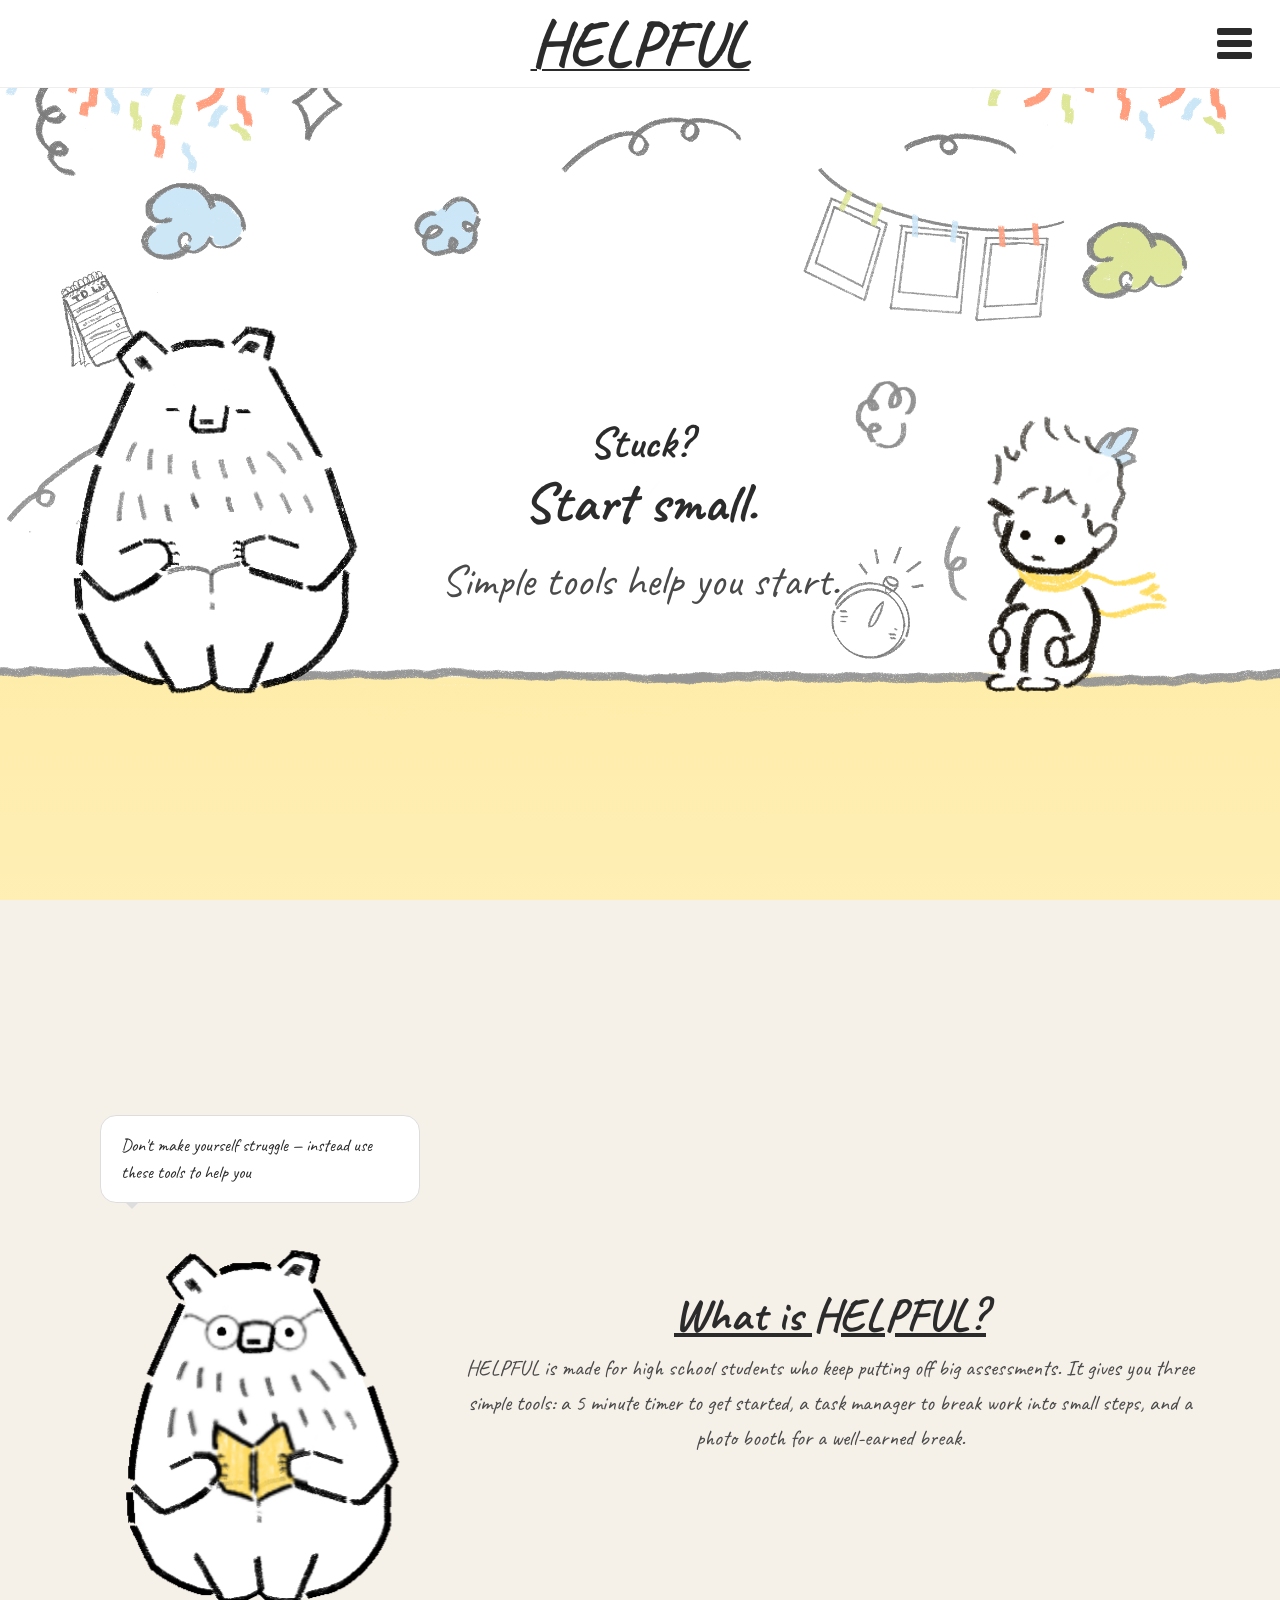
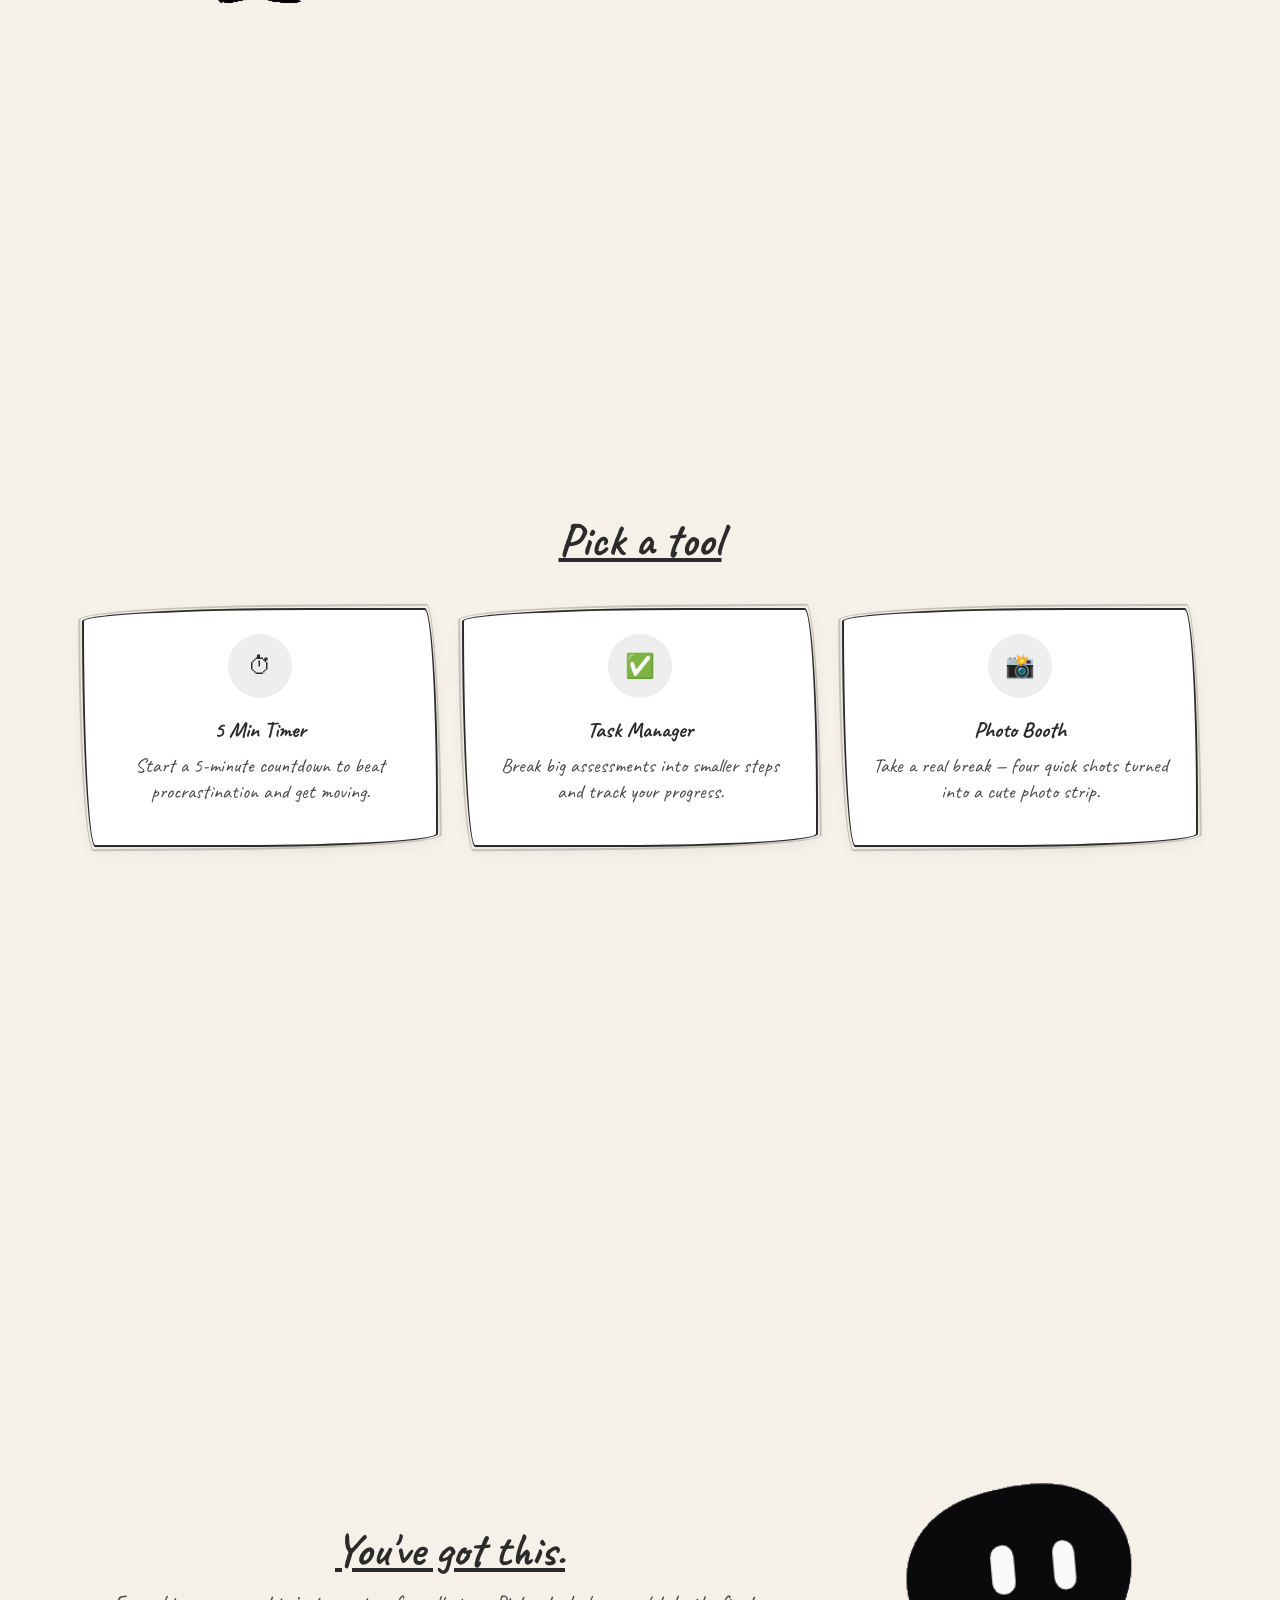
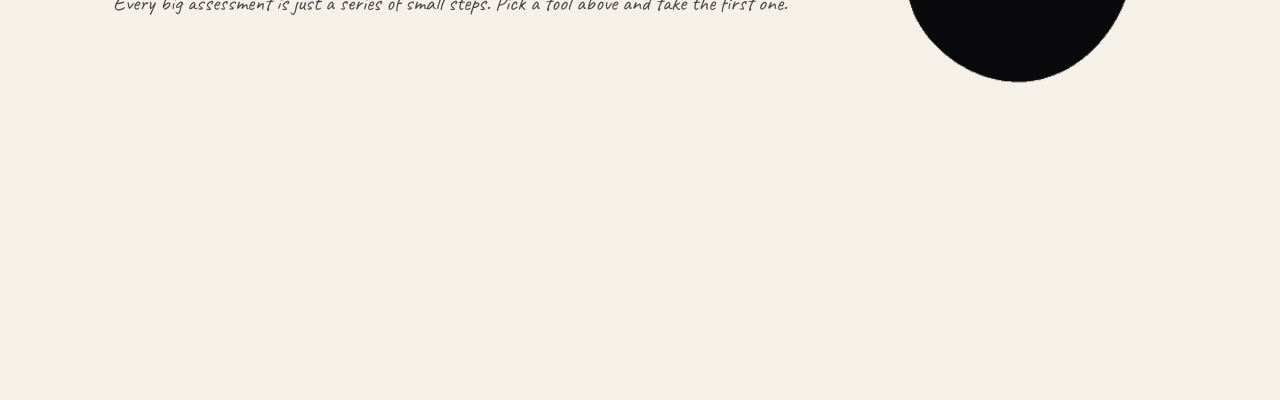
<file: index.html>
<!DOCTYPE html>
<html lang="en">
<head>
  <meta charset="UTF-8">
  <meta name="viewport" content="width=device-width, initial-scale=1.0">
  <title>HELPFUL</title>

  <!-- Bootstrap 5 -->
  <link href="https://cdn.jsdelivr.net/npm/bootstrap@5.3.0/dist/css/bootstrap.min.css" rel="stylesheet">

  <!-- Google Fonts -->
  <link href="https://fonts.googleapis.com/css2?family=Space+Grotesk:wght@400;600;700&family=Caveat:wght@500;700&display=swap" rel="stylesheet">

  <!-- Link to CSS -->
  <link rel="stylesheet" href="style.css?v=2">

  <!-- ══ INSTALLABLE APP (PWA) ══════════════════════════
       manifest = the app's name, icons and colours.
       theme-color tints the phone's status bar.
       The apple-* tags are iOS-only; iOS ignores the manifest for
       home-screen apps and reads these instead.                   -->
  <link rel="manifest" href="manifest.webmanifest">
  <meta name="theme-color" content="#2B2B2B">
  <meta name="mobile-web-app-capable" content="yes">
  <meta name="apple-mobile-web-app-capable" content="yes">
  <meta name="apple-mobile-web-app-status-bar-style" content="default">
  <meta name="apple-mobile-web-app-title" content="HELPFUL">
  <link rel="apple-touch-icon" href="icons/apple-touch-icon.png">
</head>

<body>
    
      <!-- ── NAV ──────────────────────────────────────────── -->
      <nav class="nav-bar">
        <div></div>
        <a class="nav-logo" href="index.html" aria-label="HELPFUL — back to home">HELPFUL</a>
        <button class="hamburger" id="menuBtn" aria-label="Open menu">
          <span></span><span></span><span></span>
        </button>
      </nav>
    
      <!-- slide-out menu -->
      <div class="overlay" id="overlay"></div>
      <div class="side-menu" id="sideMenu">
        <button class="menu-close" id="menuClose">✕</button>
        <a href="index.html">Home</a>
        <a href="timer.html">5 Min Timer</a>
        <a href="tasks.html">Task Manager</a>
        <a href="breathing.html">Photo Booth</a>
      </div>
    
      <!-- ── SECTION 1 — HERO ─────────────────────────────── -->
      <section class="snap-section hero">

        <div class="container">
          <div class="row align-items-center g-4" style="padding-top: 200px;">
    
            <!-- left character -->
            <div class="col-md-3 d-flex justify-content-center hide-mobile">
              <div class="character-placeholder animate-in">
                <!-- replace with: <img src="assets/char-left.png" alt=""> -->
                <img src="Bearlogo3.png" alt="bear">
              </div>
            </div>
    
            <!-- centre text -->
            <div class="col-md-6 text-center">
              <h1 class="hero-tagline animate-in delay-1">
                <span class="hero-lead">Stuck?</span><br>
                Start small.
              </h1>
              <p class="hero-sub animate-in delay-2">
                Simple tools help you start.
              </p>
            </div>
    
            <!-- right character -->
            <div class="col-md-3 d-flex justify-content-center hide-mobile">
              <div class="character-placeholder animate-in delay-3">
                <!-- replace with: -->
                <img src="Boylogo3.png" alt="boy"> 
              </div>
            </div>
    

            
          </div>
        </div>
      </section>
    
      <!-- ── SECTION 2 — ABOUT ─────────────────────────────── -->
      <section class="snap-section section-about">
        <div class="container">
          <div class="row align-items-center g-4">
    
            <!-- character with speech bubble -->
            <div class="col-md-4 d-flex flex-column align-items-center gap-3">
              <div class="speech-bubble animate-in">
                Don't make yourself struggle — instead use these tools to help you
              </div>
              <img class="about-character animate-in delay-1" src="bear-reading.png"
                   alt="Hand-drawn bear with glasses reading a book">
            </div>
    
            <!-- text -->
            <div class="col-md-8 text-center">
              <h2 class="section-heading animate-in">What is HELPFUL?</h2>
              <p class="section-text animate-in delay-1">
                HELPFUL is made for high school students who keep putting off big assessments. It gives you three simple tools: a 5 minute timer to get started, a task manager to break work into small steps, and a photo booth for a well-earned break.
              </p>
            </div>
    
          </div>
        </div>
      </section>
    
      <!-- ── SECTION 3 — TOOLS ─────────────────────────────── -->
      <section class="snap-section section-tools">
        <div class="container">
          <div class="row g-4 justify-content-center">
    
            <div class="col-12 text-center mb-2">
              <h2 class="section-heading animate-in">Pick a tool</h2>
            </div>
    
            <!-- Timer -->
            <div class="col-md-4 col-10">
              <div class="tool-card animate-in">
                <a href="timer.html">
                  <div class="tool-icon">⏱</div>
                  <p class="tool-title">5 Min Timer</p>
                  <p class="tool-desc">
                    Start a 5-minute countdown to beat procrastination and get moving.
                  </p>
                </a>
              </div>
            </div>
    
            <!-- Task Manager -->
            <div class="col-md-4 col-10">
              <div class="tool-card animate-in delay-1">
                <a href="tasks.html">
                  <div class="tool-icon">✅</div>
                  <p class="tool-title">Task Manager</p>
                  <p class="tool-desc">
                    Break big assessments into smaller steps and track your progress.
                  </p>
                </a>
              </div>
            </div>
    
            <!-- Box Breathing -->
            <div class="col-md-4 col-10">
              <div class="tool-card animate-in delay-2">
                <a href="breathing.html">
                  <div class="tool-icon">📸</div>
                  <p class="tool-title">Photo Booth</p>
                  <p class="tool-desc">
                    Take a real break — four quick shots turned into a cute photo strip.
                  </p>
                </a>
              </div>
            </div>
    
          </div>
        </div>
      </section>
    
      <!-- ── SECTION 4 — CLOSING ───────────────────────────── -->
      <section class="snap-section section-close">
        <div class="container">
          <div class="row align-items-center g-4">
    
            <div class="col-md-8 text-center">
              <h2 class="section-heading animate-in">You've got this.</h2>
              <p class="section-text animate-in delay-1">
                Every big assessment is just a series of small steps.
                Pick a tool above and take the first one.
              </p>
            </div>
    
            <div class="col-md-4 d-flex justify-content-center hide-mobile">
              <img class="about-character animate-in delay-2" src="blob-character.gif"
                   alt="Small round black character with white eyes">
            </div>
    
          </div>
        </div>
      </section>
    
    
      <!-- Bootstrap JS -->
      <script src="https://cdn.jsdelivr.net/npm/bootstrap@5.3.0/dist/js/bootstrap.bundle.min.js"></script>
      <!-- Nav and scroll animations now come from script.js,
           which every page shares. -->
  <script src="script.js?v=2" defer></script>
</body>
</html>
</file>
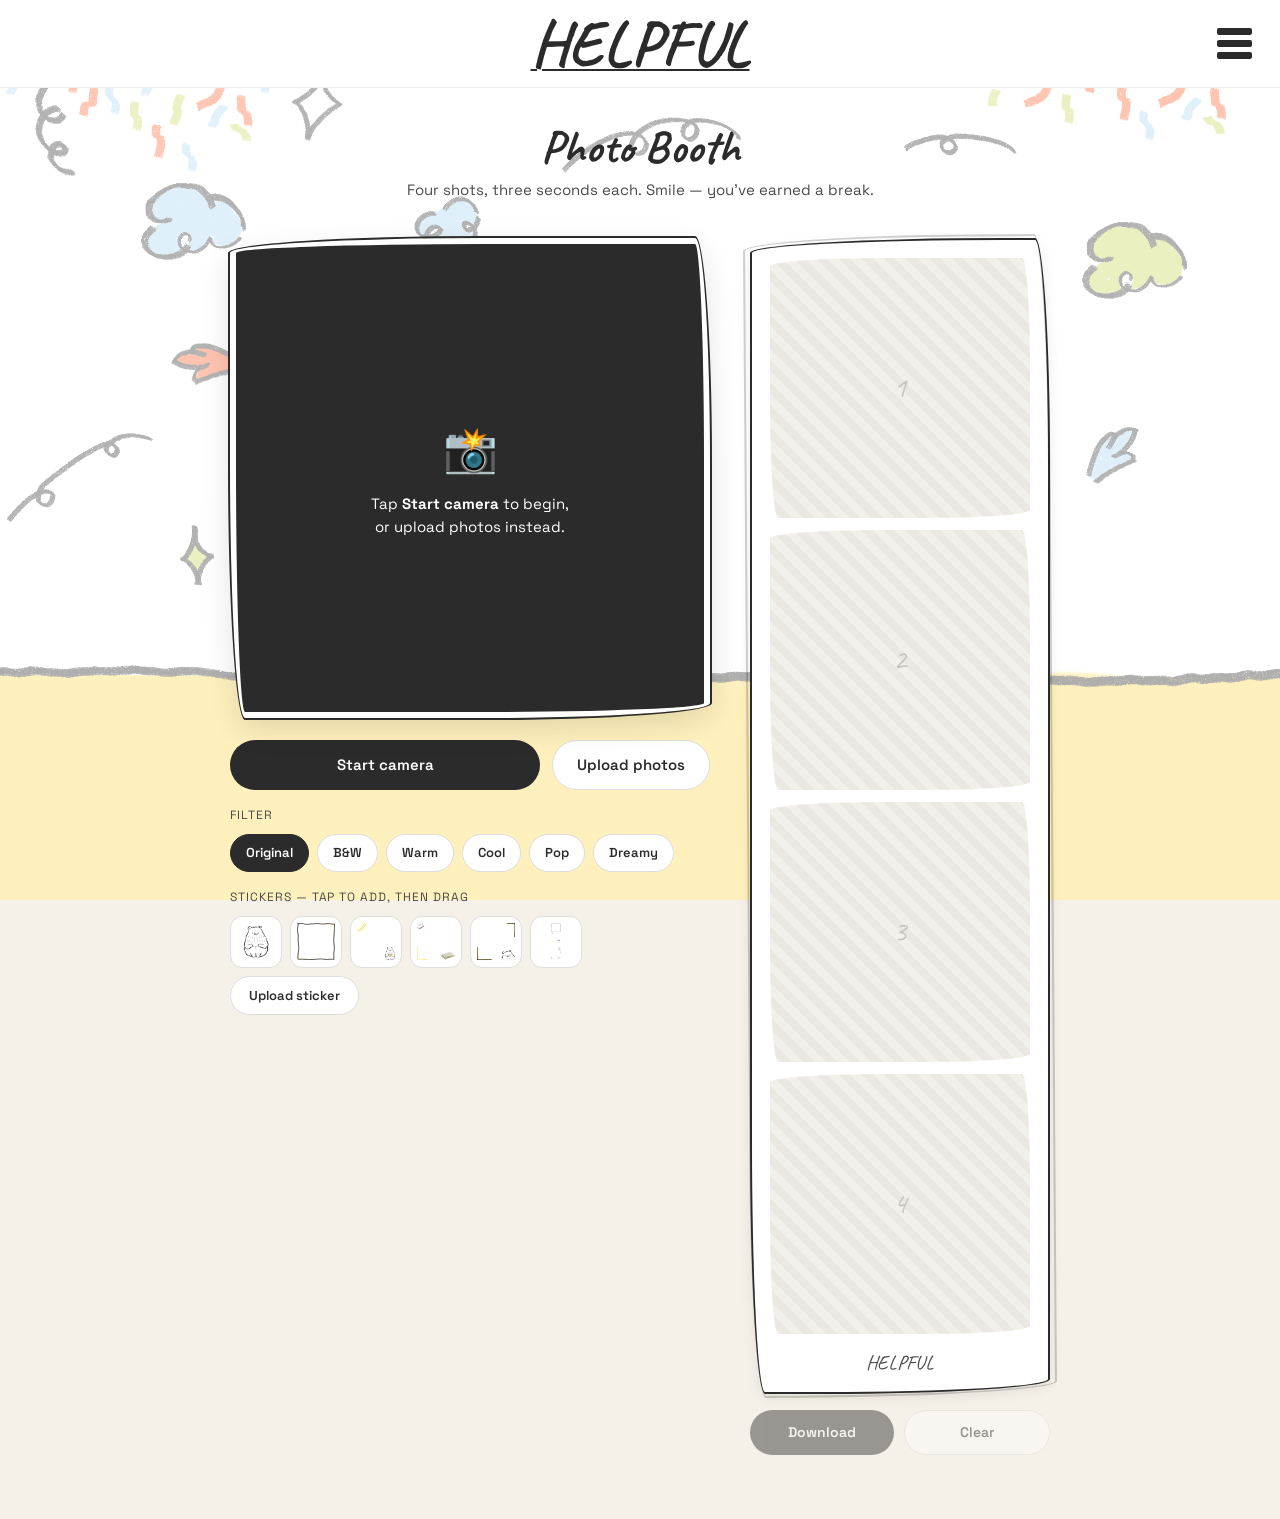
<file: breathing.html>
<!DOCTYPE html>
<html lang="en">
<head>
  <meta charset="UTF-8">
  <meta name="viewport" content="width=device-width, initial-scale=1.0">
  <title>Photo Booth — HELPFUL</title>

  <!-- Bootstrap 5 -->
  <link href="https://cdn.jsdelivr.net/npm/bootstrap@5.3.0/dist/css/bootstrap.min.css" rel="stylesheet">

  <!-- Google Fonts -->
  <link href="https://fonts.googleapis.com/css2?family=Space+Grotesk:wght@400;600;700&family=Caveat:wght@500;700&display=swap" rel="stylesheet">

  <link rel="stylesheet" href="style.css?v=2">

  <!-- photobooth styles live in style.css -->

  <link rel="manifest" href="manifest.webmanifest">
  <meta name="theme-color" content="#2B2B2B">
  <meta name="mobile-web-app-capable" content="yes">
  <meta name="apple-mobile-web-app-capable" content="yes">
  <meta name="apple-mobile-web-app-status-bar-style" content="default">
  <meta name="apple-mobile-web-app-title" content="HELPFUL">
  <link rel="apple-touch-icon" href="icons/apple-touch-icon.png">
</head>

<body>

  <!-- ── nav ───────── -->
  <nav class="nav-bar">
    <div></div>
    <a class="nav-logo" href="index.html" aria-label="HELPFUL — back to home">HELPFUL</a>
    <button class="hamburger" id="menuBtn" aria-label="Open menu">
      <span></span><span></span><span></span>
    </button>
  </nav>

  <div class="overlay" id="overlay"></div>
  <div class="side-menu" id="sideMenu">
    <button class="menu-close" id="menuClose">✕</button>
    <a href="index.html">Home</a>
    <a href="timer.html">5 Min Timer</a>
    <a href="tasks.html">Task Manager</a>
    <a href="breathing.html">Photo Booth</a>
  </div>

  <!--booth  ──────────── -->
  <main class="booth-page">
    <h1 class="booth-title">Photo Booth</h1>
    <p class="booth-sub">Four shots, three seconds each. Smile — you've earned a break.</p>

    <div class="booth-grid">

      <!-- camera -->
      <div class="stage-col">
        <div class="stage idle" id="stage">
          <video id="video" playsinline muted autoplay></video>
          <div class="stage-msg" id="stageMsg">
            <div class="big">📸</div>
            <div id="stageMsgText">Tap <strong>Start camera</strong> to begin,<br>or upload photos instead.</div>
          </div>
          <div class="countdown" id="countdown"></div>
          <div class="shot-pip" id="shotPip">Shot 1 of 4</div>
        </div>

        <div class="controls">
          <div class="btn-row">
            <button class="bth bth-primary" id="startBtn">Start camera</button>
            <button class="bth bth-soft" id="uploadBtn">Upload photos</button>
            <input type="file" id="fileInput" accept="image/*" multiple hidden>
          </div>

          <div class="filters">
            <span class="filters-label">Filter</span>
            <button class="chip" data-filter="none" aria-pressed="true">Original</button>
            <button class="chip" data-filter="bw">B&amp;W</button>
            <button class="chip" data-filter="warm">Warm</button>
            <button class="chip" data-filter="cool">Cool</button>
            <button class="chip" data-filter="pop">Pop</button>
            <button class="chip" data-filter="dream">Dreamy</button>
          </div>

          <!-- sticker tray the buttons are built by script.js from the sticker_file list, reading PNGs out of the stickers/ folder. -->
          
          <div class="stickers">
            <span class="filters-label">Stickers — tap to add, then drag</span>
            <div class="sticker-tray" id="stickerTray"></div>

            <!-- upload your own PNGs straight from your device -->
            <button class="bth bth-soft sticker-clear" id="stickerUploadBtn">
              Upload sticker
            </button>
            <input type="file" id="stickerUpload" accept="image/png,image/*" multiple hidden>

            <!-- hidden until at least one sticker is on the strip -->
            <button class="bth bth-soft sticker-clear" id="clearStickersBtn" hidden>
              Remove stickers
            </button>
          </div>
        </div>
      </div>

      <!-- strip -->
      <div class="strip-col">
        <div class="strip" id="strip">
          <div class="slot" data-i="0"><span class="slot-num">1</span></div>
          <div class="slot" data-i="1"><span class="slot-num">2</span></div>
          <div class="slot" data-i="2"><span class="slot-num">3</span></div>
          <div class="slot" data-i="3"><span class="slot-num">4</span></div>
          <div class="strip-foot" id="stripFoot">HELPFUL</div>
        </div>

        <div class="strip-actions">
          <button class="bth bth-primary" id="downloadBtn" disabled>Download</button>
          <button class="bth bth-soft" id="clearBtn" disabled>Clear</button>
        </div>
      </div>

    </div>
  </main>

  <div class="booth-flash" id="flash"></div>

  <div class="booth-toast" id="toast"></div>

  <script src="https://cdn.jsdelivr.net/npm/bootstrap@5.3.0/dist/js/bootstrap.bundle.min.js"></script>
  <script src="script.js?v=2" defer></script>
</body>
</html>
</file>
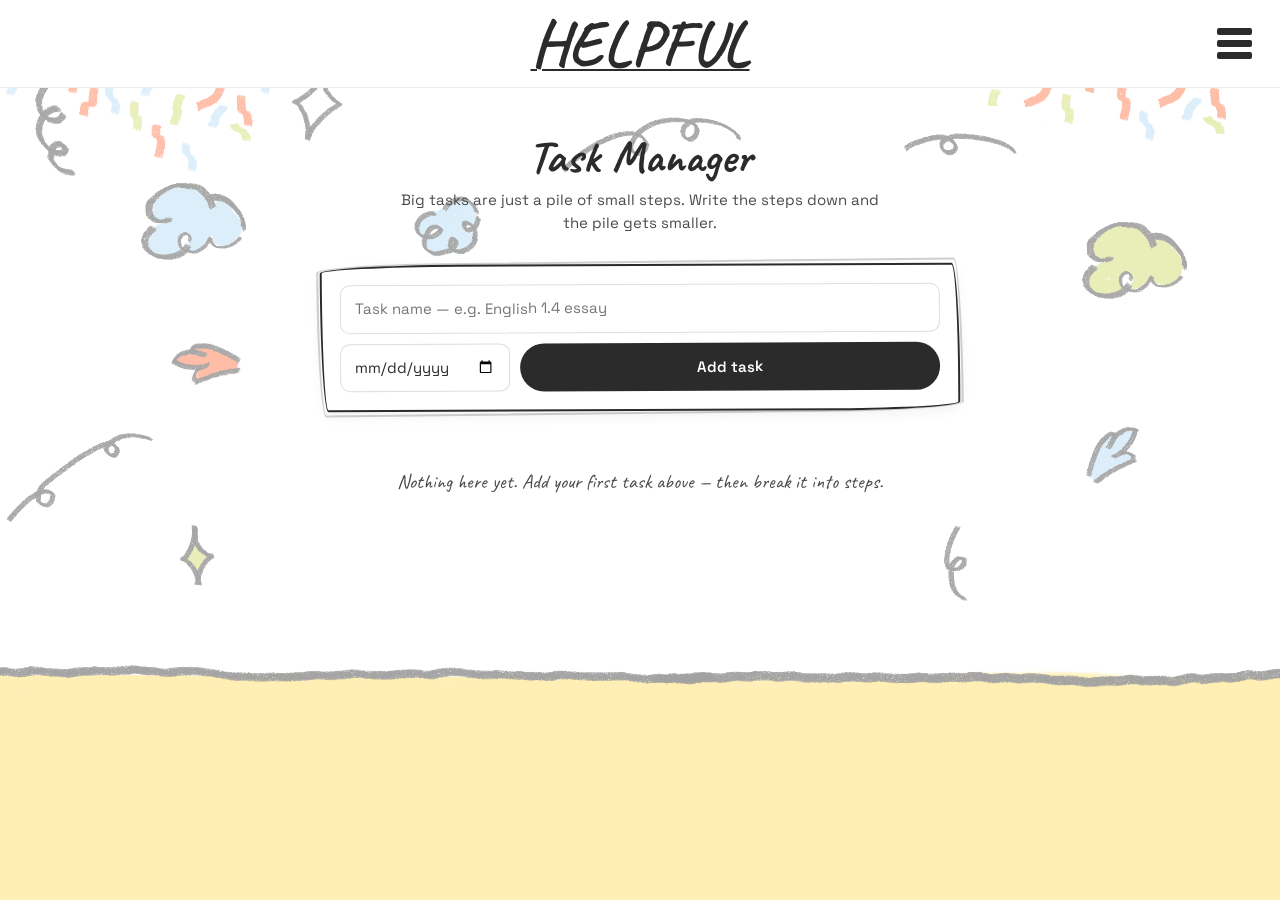
<file: tasks.html>
<!DOCTYPE html>
<html lang="en">
<head>
  <meta charset="UTF-8">
  <meta name="viewport" content="width=device-width, initial-scale=1.0">
  <title>Task Manager — HELPFUL</title>

  <!-- Bootstrap 5 -->
  <link href="https://cdn.jsdelivr.net/npm/bootstrap@5.3.0/dist/css/bootstrap.min.css" rel="stylesheet">

  <!-- Google Fonts -->
  <link href="https://fonts.googleapis.com/css2?family=Space+Grotesk:wght@400;600;700&family=Caveat:wght@500;700&display=swap" rel="stylesheet">

  <!-- Site CSS — task manager styles are in here under "TASK MANAGER" -->
  <link rel="stylesheet" href="style.css?v=2">

  <!-- ══ INSTALLABLE APP (PWA) ══════════════════════════
       manifest = the app's name, icons and colours.
       theme-color tints the phone's status bar.
       The apple-* tags are iOS-only; iOS ignores the manifest for
       home-screen apps and reads these instead.                   -->
  <link rel="manifest" href="manifest.webmanifest">
  <meta name="theme-color" content="#2B2B2B">
  <meta name="mobile-web-app-capable" content="yes">
  <meta name="apple-mobile-web-app-capable" content="yes">
  <meta name="apple-mobile-web-app-status-bar-style" content="default">
  <meta name="apple-mobile-web-app-title" content="HELPFUL">
  <link rel="apple-touch-icon" href="icons/apple-touch-icon.png">
</head>

<body>

  <!-- ── NAV ──────────────────────────────────────────── -->
  <nav class="nav-bar">
    <div></div>
    <a class="nav-logo" href="index.html" aria-label="HELPFUL — back to home">HELPFUL</a>
    <button class="hamburger" id="menuBtn" aria-label="Open menu">
      <span></span><span></span><span></span>
    </button>
  </nav>

  <div class="overlay" id="overlay"></div>
  <div class="side-menu" id="sideMenu">
    <button class="menu-close" id="menuClose">✕</button>
    <a href="index.html">Home</a>
    <a href="timer.html">5 Min Timer</a>
    <a href="tasks.html">Task Manager</a>
    <a href="breathing.html">Photo Booth</a>
  </div>

  <!-- ── TASK MANAGER ─────────────────────────────────── -->
  <main class="tasks-page">
    <h1 class="tasks-title">Task Manager</h1>
    <p class="tasks-sub">Big tasks are just a pile of small steps. Write the steps down and the pile gets smaller.</p>

    <!-- overall progress across everything -->
    <div class="overall" id="overall" hidden>
      <div class="overall-head">
        <span id="overallText">0 of 0 steps done</span>
        <button class="link-btn" id="clearDoneBtn">Clear finished</button>
      </div>
      <div class="bar"><div class="bar-fill" id="overallBar"></div></div>
    </div>

    <!-- add a new assessment -->
    <form class="add-card" id="addForm">
      <input class="field" id="newTitle" type="text" maxlength="80"
             placeholder="Task name — e.g. English 1.4 essay" required>
      <div class="add-row">
        <input class="field field-date" id="newDue" type="date" aria-label="Due date">
        <button class="bth bth-primary" type="submit">Add task</button>
      </div>
    </form>

    <!-- everything gets drawn in here by script.js -->
    <div class="task-list" id="taskList"></div>

    <p class="empty-note" id="emptyNote">
      Nothing here yet. Add your first task above — then break it into steps.
    </p>
  </main>

  <div class="booth-toast" id="toast"></div>

  <script src="https://cdn.jsdelivr.net/npm/bootstrap@5.3.0/dist/js/bootstrap.bundle.min.js"></script>
  <!-- Task manager behaviour lives in script.js -->
  <script src="script.js?v=2" defer></script>
</body>
</html>
</file>
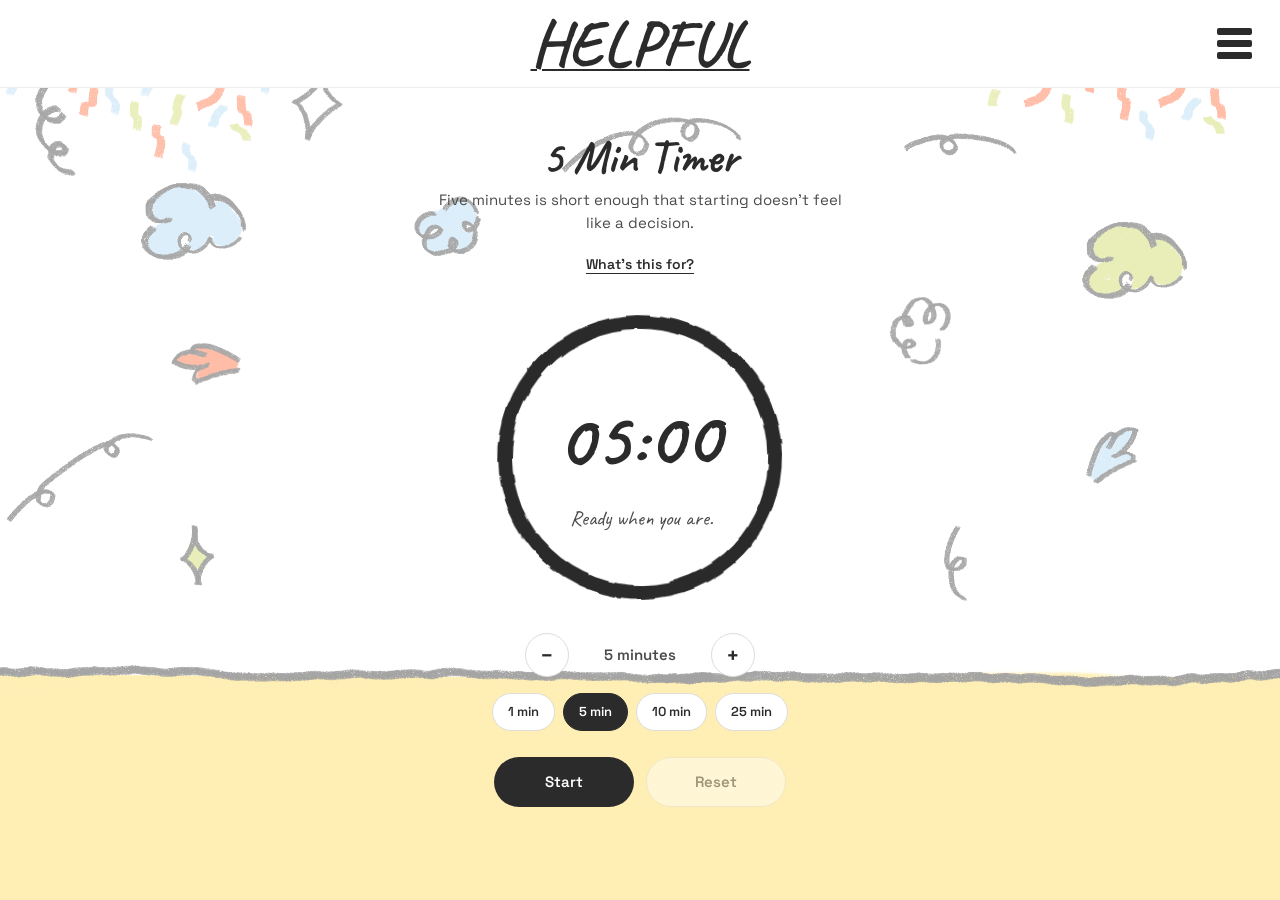
<file: timer.html>
<!DOCTYPE html>
<html lang="en">
<head>
  <meta charset="UTF-8">
  <meta name="viewport" content="width=device-width, initial-scale=1.0">
  <title>5 Min Timer — HELPFUL</title>

  <!-- Bootstrap 5 -->
  <link href="https://cdn.jsdelivr.net/npm/bootstrap@5.3.0/dist/css/bootstrap.min.css" rel="stylesheet">

  <!-- Google Fonts -->
  <link href="https://fonts.googleapis.com/css2?family=Space+Grotesk:wght@400;600;700&family=Caveat:wght@500;700&display=swap" rel="stylesheet">

  <!-- Site CSS — timer styles are in here under "TIMER" -->
  <link rel="stylesheet" href="style.css?v=2">

  <!-- ══ INSTALLABLE APP (PWA) ══════════════════════════
       manifest = the app's name, icons and colours.
       theme-color tints the phone's status bar.
       The apple-* tags are iOS-only; iOS ignores the manifest for
       home-screen apps and reads these instead.                   -->
  <link rel="manifest" href="manifest.webmanifest">
  <meta name="theme-color" content="#2B2B2B">
  <meta name="mobile-web-app-capable" content="yes">
  <meta name="apple-mobile-web-app-capable" content="yes">
  <meta name="apple-mobile-web-app-status-bar-style" content="default">
  <meta name="apple-mobile-web-app-title" content="HELPFUL">
  <link rel="apple-touch-icon" href="icons/apple-touch-icon.png">
</head>

<body>

  <!-- ── NAV ──────────────────────────────────────────── -->
  <nav class="nav-bar">
    <div></div>
    <a class="nav-logo" href="index.html" aria-label="HELPFUL — back to home">HELPFUL</a>
    <button class="hamburger" id="menuBtn" aria-label="Open menu">
      <span></span><span></span><span></span>
    </button>
  </nav>

  <div class="overlay" id="overlay"></div>
  <div class="side-menu" id="sideMenu">
    <button class="menu-close" id="menuClose">✕</button>
    <a href="index.html">Home</a>
    <a href="timer.html">5 Min Timer</a>
    <a href="tasks.html">Task Manager</a>
    <a href="breathing.html">Photo Booth</a>
  </div>

  <!-- ── TIMER ────────────────────────────────────────── -->
  <main class="timer-page">
    <h1 class="timer-title">5 Min Timer</h1>
    <p class="timer-sub">Five minutes is short enough that starting doesn't feel like a decision.</p>

    <!-- Testers said it looked like a generic timer and they couldn't
         tell what it was for, so the point is now spelled out. -->
    <details class="why">
      <summary>What's this for?</summary>
      <p>
        Putting something off is usually about <em>starting</em>, not the work
        itself. The deal is simple: promise yourself five minutes and nothing
        more. Five minutes is small enough that your brain won't argue.
      </p>
      <p>
        Almost every time, you'll keep going once the timer runs out — but if
        you don't, that's fine. You still did five minutes more than nothing.
        Set it, press start, and work until it stops.
      </p>
    </details>

    <!-- the ring and the digits sit on top of each other.
         TO REVERT THE DOODLE LOOK: delete the word "doodle" from the
         class below. Everything else stays where it is and the timer
         goes straight back to the clean version. -->
    <div class="timer-dial doodle" id="dial">
      <svg class="ring" viewBox="0 0 240 240" aria-hidden="true">
        <defs>
          <!-- Hand-drawn wobble. feTurbulence makes a cloud of random
               noise, and feDisplacementMap pushes each pixel sideways
               by however bright the noise is at that point. The result
               is a line that wanders slightly, like a pen stroke.
               Only used when the dial has the "doodle" class.        -->
          <filter id="roughen" x="-20%" y="-20%" width="140%" height="140%">
            <feTurbulence type="fractalNoise" baseFrequency="0.035"
                          numOctaves="3" seed="7" result="noise"/>
            <feDisplacementMap in="SourceGraphic" in2="noise" scale="4"
                               xChannelSelector="R" yChannelSelector="G"/>
          </filter>
          <filter id="roughen2" x="-20%" y="-20%" width="140%" height="140%">
            <feTurbulence type="fractalNoise" baseFrequency="0.05"
                          numOctaves="2" seed="19" result="noise2"/>
            <feDisplacementMap in="SourceGraphic" in2="noise2" scale="6"
                               xChannelSelector="R" yChannelSelector="G"/>
          </filter>
        </defs>

        <!-- the faint track underneath -->
        <circle class="ring-track" cx="120" cy="120" r="108"></circle>
        <!-- a second, rougher pass so the ring looks drawn twice —
             hidden unless the doodle look is on -->
        <circle class="ring-sketch" cx="120" cy="120" r="108"></circle>
        <!-- the coloured arc that empties as time runs out -->
        <circle class="ring-fill" id="ringFill" cx="120" cy="120" r="108"></circle>
      </svg>

      <div class="dial-face">
        <div class="time" id="time" role="timer" aria-live="off">05:00</div>
        <p class="message" id="message">Ready when you are.</p>
      </div>
    </div>

    <!-- duration controls. These used to disappear once the clock was
         running; now they stay, so you can add a minute mid-session
         without losing your place. Hold + or − to change faster. -->
    <div class="adjust" id="adjust">
      <button class="adj-btn" id="minusBtn" aria-label="Less time">−</button>
      <span class="adj-label" id="adjLabel">5 minutes</span>
      <button class="adj-btn" id="plusBtn" aria-label="More time">+</button>
    </div>

    <div class="timer-presets" id="presets">
      <button class="chip" data-mins="1">1 min</button>
      <button class="chip" data-mins="5" aria-pressed="true">5 min</button>
      <button class="chip" data-mins="10">10 min</button>
      <button class="chip" data-mins="25">25 min</button>
    </div>

    <div class="timer-actions">
      <button class="bth bth-primary" id="startBtn">Start</button>
      <button class="bth bth-soft" id="resetBtn" disabled>Reset</button>
    </div>
  </main>

  <div class="booth-toast" id="toast"></div>

  <script src="https://cdn.jsdelivr.net/npm/bootstrap@5.3.0/dist/js/bootstrap.bundle.min.js"></script>
  <!-- Timer behaviour lives in script.js -->
  <script src="script.js?v=2" defer></script>
</body>
</html>
</file>
<file: style.css>
/* ── TOKENS ─────────────────────────────────────────── */
:root {
  --cream:   #F5F0E8;
  --blue:    #C8D8E8;
  --pink:    #E8CFC8;
  --grey:    #4A4A4A;
  --dark:    #2B2B2B;
  --white:   #FFFFFF;
  --font-display: 'Space Grotesk', sans-serif;
  --font-hand:    'Caveat', cursive;
}

/* ── BASE ───────────────────────────────────────────── */
* { box-sizing: border-box; margin: 0; padding: 0; }

html {
  scroll-snap-type: y mandatory;
  overflow-y: scroll;
}

body {
  font-family: var(--font-display);
  background-color: var(--white);
  color: var(--dark);
}

/* ── NAV ────────────────────────────────────────────── */
/* Three columns rather than space-between. The old version pushed an
   empty div left and the hamburger right, which left the logo slightly
   off-centre because the empty div has no width but the button does.
   With 1fr / auto / 1fr the outer columns are always equal, so the
   middle one is dead centre no matter how wide the button gets.     */
.nav-bar {
  position: fixed;
  top: 0;
  left: 0;
  width: 100%;
  z-index: 100; /* how above the item is, so it stays above other items */
  background: var(--white);
  border-bottom: 1px solid #eee;
  padding: 12px 24px;
  display: grid;
  grid-template-columns: 1fr auto 1fr;
  align-items: center;
}

/* Caveat instead of Space Grotesk, so the logo matches the hand-drawn
   look of the illustrations and headings rather than fighting it.
   Caveat runs smaller and tighter than Space Grotesk, so the size comes
   down and the wide letter-spacing goes — spacing out a joined script
   pulls the letters apart and looks broken.                         */
.nav-logo {
  grid-column: 2;
  justify-self: center;
  font-family: var(--font-hand);
  font-weight: 700;
  font-size: 63px;
  line-height: 1;
  letter-spacing: 1px;
  text-decoration: underline;
  text-underline-offset: 5px;
  text-decoration-thickness: 2px;
  color: var(--dark);
}

/* hamburger */
.hamburger {
  background: none;
  border: none;
  cursor: pointer;
  display: flex;
  flex-direction: column;
  gap: 5px;
  padding: 4px;
  grid-column: 3;
  justify-self: end;
}
.hamburger span {
  display: block;
  width: 35px;
  height: 7px;
  background: var(--dark);
  border-radius: 2px;
  transition: 0.3s;
}

/* slide-out menu */
.side-menu {
  position: fixed;
  top: 0; right: -260px;
  width: 260px;
  height: 100%;
  background: var(--white);
  border-left: 1px solid #eee;
  z-index: 200;
  padding: 32px 24px;
  transition: right 0.3s ease;
}
.side-menu.open { right: 0; }

.side-menu a {
  display: block;
  font-family: var(--font-display);
  font-weight: 600;
  font-size: 18px;
  color: var(--dark);
  text-decoration: none;
  padding: 12px 0;
  border-bottom: 1px solid #eee;
}
.side-menu a:hover { color: var(--grey); }

.menu-close {
  background: none;
  border: none;
  font-size: 24px;
  cursor: pointer;
  margin-bottom: 24px;
  color: var(--dark);
}

.overlay {
  display: none;
  position: fixed;
  inset: 0;
  background: rgba(0,0,0,0.2);
  z-index: 150;
}
.overlay.open { display: block; }

/* ── SECTIONS (scroll snap) ─────────────────────────── */
.snap-section {
  scroll-snap-align: start;
  min-height: 100vh;
  padding-top: 60px;
  display: flex;
  align-items: center;
  position: relative;
  overflow: hidden;
}

/* ── HERO ───────────────────────────────────────────── */
/* Only this section gets the auto-cropping background image.
   Sections 2-4 keep their plain background colours.            */
.hero {
  /* fallback colour — shows if the image is missing or still loading */
  background-color: var(--white);

  /* two stacked layers: the white veil sits ON TOP of the photo,
     so the dark hero text stays readable on any image            */
  background-image:
    linear-gradient(rgba(255, 255, 255, 0.294), rgba(255, 255, 255, 0.55)),
    url('backgroundHERO3.png');

  background-size: cover;              /* fill the section, crop the overflow */
  background-position: center center;  /* which part of the image survives */
  background-repeat: no-repeat;

  display: flex;
  align-items: stretch;
  padding-top: 56px;
  overflow: hidden;
  min-height: 100vh;
}

.hero .character-placeholder {
  background: none;
  border-radius: 0;
  aspect-ratio: auto;    /* let the image set its own height */
  width: 370px;
  max-width: none;       /* overrides the 180px rule */
  flex-shrink: 0;        /* stops flexbox from squeezing it back down */
}

.hero .character-placeholder img {
  width: 100%;
  height: auto;
  display: block;        /* kills the stray gap under the image */
}

.hero-text {
  flex: 0 0 42%;
  display: flex;
  flex-direction: column;
  justify-content: center;
  padding: 48px 32px 48px 60px;
  position: relative;
  z-index: 2;
}

.hero-tagline {
  font-family: var(--font-hand);
  font-size: 56px;
  font-weight: 700;
  line-height: 1.15;
  margin-bottom: 20px;
  color: var(--dark);
}

/* "Stuck?" sits a little smaller than "Start small." */
.hero-lead { font-size: 44px; }

/* same size as "Stuck?" */
.hero-sub {
  font-family: var(--font-hand);
  font-size: 44px;
  color: var(--grey);
  line-height: 1.2;
}

.hero-illustration {
  flex: 1;
  position: relative;
  display: flex;
  align-items: flex-end;
}

.hero-ground {
  position: absolute;
  bottom: 0; left: 0; right: 0;
  height: 32%;
  background-color: #F5D96B;
}

.hero-chars {
  position: relative;
  z-index: 2;
  display: flex;
  align-items: flex-end;
  gap: 24px;
  padding: 0 32px 0 16px;
  width: 100%;
  justify-content: center;
}

.char-placeholder {
  background: #e0e0e0;
  border-radius: 12px;
  display: flex;
  align-items: center;
  justify-content: center;
  font-size: 12px;
  color: #aaa;
  font-family: var(--font-display);
}

.char-main  { width: 220px; height: 300px; }
.char-small { width: 130px; height: 180px; }

.hero-chars img {
  object-fit: contain;
  object-position: bottom;
}

/* ── SECTION 2 — about ──────────────────────────────── */
.section-about {
  /* same hand-drawn background as the timer, task and booth pages,
     but with a stronger white veil (.82) because these sections have
     more text to read than the tool pages                        */
  background-color: var(--cream);
  background-image:
    linear-gradient(rgba(255, 255, 255, .82), rgba(255, 255, 255, .82)),
    url('backgroundHERO.png');
  background-size: cover;
  background-position: center;
  background-repeat: no-repeat;
  background-attachment: fixed;
}

.speech-bubble {
  background: var(--white);
  border: 1px solid #ddd;
  border-radius: 16px;
  padding: 16px 20px;
  font-family: var(--font-hand);
  font-size: 18px;
  line-height: 1.5;
  position: relative;
  max-width: 320px;
}
.speech-bubble::after {
  content: '';
  position: absolute;
  bottom: -14px; left: 24px;
  border: 7px solid transparent;
  border-top-color: #ddd;
}

.character-placeholder {
  width: 100%;
  max-width: 180px;
  aspect-ratio: 3 / 4;
  background: #e8e8e8;
  border-radius: 12px;
  display: flex;
  align-items: center;
  justify-content: center;
  font-size: 12px;
  color: #aaa;
  font-family: var(--font-display);
}

/* handwriting font, to match "Stuck? Start small." and the logo.
   Caveat runs smaller than Space Grotesk, so the sizes go up.     */
.section-heading {
  font-family: var(--font-hand);
  font-weight: 700;
  font-size: 46px;
  text-decoration: underline;
  margin-bottom: 8px;
}

.section-text {
  font-family: var(--font-hand);
  font-size: 22px;
  color: var(--grey);
  line-height: 1.6;
}

/* the blob character under the speech bubble. The GIF has empty space
   around the blob, so the image is wider than the blob looks.          */
.about-character {
  width: 370px;               /* same as the bear in the hero */
  max-width: 100%;
  height: auto;
  display: block;
}

/* ── SECTION 3 — tools ──────────────────────────────── */
.section-tools {
  /* same hand-drawn background as the timer, task and booth pages,
     but with a stronger white veil (.82) because these sections have
     more text to read than the tool pages                        */
  background-color: var(--cream);
  background-image:
    linear-gradient(rgba(255, 255, 255, .82), rgba(255, 255, 255, .82)),
    url('backgroundHERO.png');
  background-size: cover;
  background-position: center;
  background-repeat: no-repeat;
  background-attachment: fixed;
}

/* hand-drawn outline, same as the task cards and photo strip */
.tool-card {
  position: relative;
  background: var(--white);
  border: 2px solid var(--dark);
  border-radius: 255px 15px 225px 15px / 15px 225px 15px 255px;
  box-shadow: 0 4px 14px rgba(0,0,0,.06);
  padding: 24px;
  text-align: center;
  height: 100%;
  transition: transform 0.2s;
}
.tool-card:hover { transform: translateY(-4px); }

/* a second, fainter outline so it looks drawn twice */
.tool-card::after {
  content: '';
  position: absolute;
  inset: -5px;
  border: 2px solid var(--dark);
  border-radius: 225px 15px 255px 15px / 15px 255px 15px 225px;
  opacity: .22;
  transform: rotate(-.4deg);
  pointer-events: none;
}

.tool-card a {
  text-decoration: none;
  color: inherit;
  display: block;
  height: 100%;
}

.tool-title {
  font-family: var(--font-hand);
  font-size: 22px;
  font-weight: 700;
  margin-bottom: 6px;
}

.tool-desc {
  font-family: var(--font-hand);
  font-size: 20px;
  line-height: 1.3;
  color: var(--grey);
}

.tool-icon {
  width: 64px;
  height: 64px;
  background: #eee;
  border-radius: 50%;
  margin: 0 auto 16px;
  display: flex;
  align-items: center;
  justify-content: center;
  font-size: 24px;
}

/* ── SECTION 4 — closing ────────────────────────────── */
.section-close {
  /* same hand-drawn background as the timer, task and booth pages,
     but with a stronger white veil (.82) because these sections have
     more text to read than the tool pages                        */
  background-color: var(--cream);
  background-image:
    linear-gradient(rgba(255, 255, 255, .82), rgba(255, 255, 255, .82)),
    url('backgroundHERO.png');
  background-size: cover;
  background-position: center;
  background-repeat: no-repeat;
  background-attachment: fixed;
}

/* ── ANIMATIONS ─────────────────────────────────────── */
@keyframes fadeSlideUp {
  from { opacity: 0; transform: translateY(24px); }
  to   { opacity: 1; transform: translateY(0); }
}

.animate-in {
  animation: fadeSlideUp 0.6s ease both;
}
.delay-1 { animation-delay: 0.15s; }
.delay-2 { animation-delay: 0.3s;  }
.delay-3 { animation-delay: 0.45s; }

/* ── MOBILE ─────────────────────────────────────────── */
@media (max-width: 767px) {
  /* the logo is the tallest thing in the bar, so shrinking it is what
     actually reclaims space on a phone */
  .nav-logo { font-size: 32px; }

  .hide-mobile { display: none !important; }
  .snap-section { min-height: auto; padding-bottom: 48px; }
  html { scroll-snap-type: none; }

  .hero {
    flex-direction: column;
    min-height: 100vh;

    /* Phones are tall and narrow, so 'cover' crops the sides hard.
       Anchoring to the top keeps the important part of the image
       visible. Change to 'center' or '50% 30%' to taste.          */
    background-position: center top;
  }
  .hero-text {
    flex: none;
    padding: 32px 24px 16px;
    text-align: center;
  }
  .hero-tagline { font-size: 36px; }
  .hero-lead    { font-size: 28px; }
  .hero-sub     { font-size: 28px; }
  .hero-illustration { flex: 1; min-height: 280px; }
  .char-main  { width: 140px; height: 190px; }
  .char-small { width: 90px;  height: 120px; }

  .section-heading { font-size: 34px; }
}

/* ══ PHOTO BOOTH (breathing.html) ═══════════════════ */
/* Only used by the photo booth page. Class names are
   unique to that page, so nothing here affects the
   home page, timer or task manager.                  */
.booth-page {
  min-height: 100vh;
  padding: 120px 24px 64px;

  /* fallback — shows if the image is missing or still loading */
  background-color: var(--cream);

  /* white veil on top of the photo so the strip and buttons stay readable */
  background-image:
    linear-gradient(rgba(255, 255, 255, .6), rgba(255, 255, 255, .6)),
    url('backgroundHERO.png');

  background-size: cover;            /* fill the page, crop the overflow */
  background-position: center;
  background-repeat: no-repeat;
  background-attachment: fixed;      /* stays still while the page scrolls */
}

.booth-title {
  font-family: var(--font-hand);
  font-size: 46px;
  font-weight: 700;
  text-align: center;
  margin-bottom: 4px;
}
.booth-sub {
  text-align: center;
  color: var(--grey);
  font-size: 15px;
  margin-bottom: 36px;
}

.booth-grid {
  display: flex;
  flex-wrap: wrap;
  gap: 40px;
  justify-content: center;
  align-items: flex-start;
  max-width: 1000px;
  margin: 0 auto;
}





/* ── camera stage ─────────────────────────────────── */
.stage-col { flex: 1 1 420px; max-width: 480px; }

/* THE CAMERA STAGE
   'position: relative' is essential — every overlay below (countdown,
   flash, shot counter) is positioned absolutely INSIDE this box, and
   absolute positioning anchors to the nearest positioned ancestor.
   'aspect-ratio: 1/1' forces a perfect square regardless of screen
   width, so the preview shows exactly the framing you'll capture.
   'overflow: hidden' clips the video's cropped edges to the rounded
   corners instead of letting them poke out.                          */
.stage {
  position: relative;
  width: 100%;
  aspect-ratio: 1 / 1;               /* square, matches the output */
  border-radius: 24px;
  overflow: hidden;
  background: #2b2b2b;
  border: 6px solid var(--white);
  box-shadow: 0 10px 30px rgba(0,0,0,.12);
}

/* THE VIDEO FEED
   Webcams output 4:3 or 16:9, never square. 'object-fit: cover' scales
   the feed until it fills the square box and crops the overflow — the
   same auto-crop idea as background-size: cover, but for media
   elements. Without it the video would squash and look distorted.
   'scaleX(-1)' flips it horizontally so it behaves like a mirror;
   raising your right hand moves the right side of the screen. The
   capture code applies the same flip so photos match the preview.     */
.stage video {
  width: 100%; height: 100%;
  object-fit: cover;                 /* auto-crop the feed to the square */
  transform: scaleX(-1);             /* mirror, like a real mirror */
  display: block;
}
/* before the camera starts, hide the empty black video element so the
   '📸 Tap Start camera' message shows through instead */
.stage.idle video { opacity: 0; }

.stage-msg {
  position: absolute; inset: 0;
  display: flex; flex-direction: column;
  align-items: center; justify-content: center;
  gap: 10px; text-align: center; padding: 24px;
  color: #fff; font-size: 15px;
}
.stage-msg .big { font-size: 44px; }
.stage.live .stage-msg { display: none; }

/* countdown */
.countdown {
  position: absolute; inset: 0;
  display: none;
  align-items: center; justify-content: center;
  background: rgba(0,0,0,.35);
  font-family: var(--font-hand);
  font-weight: 700;
  font-size: 150px;
  color: #fff;
  text-shadow: 0 4px 18px rgba(0,0,0,.4);
}
.countdown.show { display: flex; }
.countdown span { animation: pop .9s ease-out; }
@keyframes pop {
  0%   { transform: scale(.3); opacity: 0; }
  35%  { transform: scale(1.15); opacity: 1; }
  60%  { transform: scale(1); }
  100% { transform: scale(.85); opacity: .15; }
}

/* SHUTTER FLASH — full screen.
   'position: fixed' pins it to the window rather than the camera box,
   so the whole display turns white. z-index 400 puts it above the nav
   (100), overlay (150), side menu (200) and toast (300).
   'pointer-events: none' means clicks pass straight through it.

   This doubles as a light source: a white screen at arm's length
   genuinely brightens your face, which is why the JS holds the flash
   for a moment BEFORE capturing rather than firing them together.     */
.booth-flash {
  position: fixed; inset: 0;
  background: #fff; opacity: 0; pointer-events: none;
  z-index: 400;
}
.booth-flash.fire { animation: flashAnim .7s ease-out; }
/* Holds at full white for the first 45% (~315ms) so the camera has
   time to meter the extra light, then fades out.                     */
@keyframes flashAnim {
  0%   { opacity: 1; }
  45%  { opacity: 1; }
  100% { opacity: 0; }
}

.shot-pip {
  position: absolute; top: 14px; left: 14px;
  background: rgba(0,0,0,.55); color: #fff;
  font-size: 13px; font-weight: 600;
  padding: 5px 12px; border-radius: 999px;
  opacity: 0; transition: opacity .25s;
}
.shot-pip.show { opacity: 1; }

/* ── controls ─────────────────────────────────────── */
.controls { margin-top: 22px; display: flex; flex-direction: column; gap: 16px; }
.btn-row  { display: flex; gap: 12px; flex-wrap: wrap; }

.bth {
  font-family: var(--font-display);
  font-weight: 600; font-size: 15px;
  border: none; border-radius: 999px;
  padding: 13px 24px; cursor: pointer;
  transition: transform .15s, box-shadow .15s, opacity .15s;
  display: inline-flex; align-items: center; gap: 8px;
}
.bth:hover:not(:disabled) { transform: translateY(-2px); box-shadow: 0 6px 16px rgba(0,0,0,.14); }
.bth:disabled { opacity: .45; cursor: not-allowed; }
.bth-primary { background: var(--dark);  color: #fff; flex: 1 1 auto; justify-content: center; }
.bth-soft    { background: var(--white); color: var(--dark); border: 1px solid #ddd; }

.filters { display: flex; gap: 8px; flex-wrap: wrap; align-items: center; }
.filters-label {
  font-size: 12px; text-transform: uppercase; letter-spacing: .08em;
  color: var(--grey); width: 100%; margin-bottom: 2px;
}
.chip {
  font-family: var(--font-display); font-size: 13px; font-weight: 600;
  border: 1px solid #ddd; background: var(--white); color: var(--dark);
  border-radius: 999px; padding: 8px 15px; cursor: pointer;
  transition: .15s;
}
.chip:hover { border-color: var(--dark); }
.chip[aria-pressed="true"] { background: var(--dark); color: #fff; border-color: var(--dark); }

/* ── sticker tray ─────────────────────────────────── */
.stickers { display: flex; flex-wrap: wrap; gap: 8px; }
.sticker-tray { display: flex; gap: 8px; flex-wrap: wrap; width: 100%; }

.sticker-tray button {
  width: 52px; height: 52px; padding: 6px;
  background: var(--white); border: 1px solid #ddd;
  border-radius: 12px; cursor: pointer; transition: .15s;
}
.sticker-tray button:hover { transform: translateY(-2px); border-color: var(--dark); }
/* pointer-events: none so a click always registers on the button,
   never on the image inside it */
.sticker-tray img { width: 100%; height: 100%; object-fit: contain; display: block; pointer-events: none; }

.sticker-clear { font-size: 13px; padding: 9px 18px; }
/* .bth sets display:inline-flex, which would otherwise beat the plain
   'hidden' attribute and leave the button visible. This restores it.  */
.sticker-clear[hidden] { display: none; }

/* ── photo strip ──────────────────────────────────── */
.strip-col { flex: 0 0 300px; }

/* 'position: relative' turns the strip into the coordinate system for
   placed stickers — their percentage positions are measured against
   this box, which is what lets the same numbers map onto the download
   canvas at a completely different pixel size.                        */
.strip {
  position: relative;
  background: var(--white);
  border-radius: 18px;
  padding: 18px 18px 14px;
  box-shadow: 0 10px 30px rgba(0,0,0,.12);
  display: flex; flex-direction: column; gap: 12px;
}

/* A PLACED STICKER
   left/top are percentages of the strip, and translate(-50%,-50%)
   shifts the sticker so those percentages point at its CENTRE rather
   than its top-left corner — much more intuitive to drag.
   'touch-action: none' stops phones scrolling the page mid-drag.      */
.placed {
  position: absolute;
  /* set by script.js from STICKER_W so the preview and the downloaded
     PNG can never disagree. The 22% is only a fallback.              */
  width: var(--sticker-w, 22%);

  /* translateZ(0) forces the sticker onto its own compositing layer.
     Without it, dragging an element that has a drop-shadow leaves
     smears of the old shadow behind — the browser repaints the new
     position but doesn't always clear the area the shadow used to
     cover. On desktop a scroll cleans it up; on phones it doesn't.
     will-change tells the browser this element is about to move, so
     it prepares the layer before the first drag rather than mid-drag. */
  transform: translate(-50%, -50%) translateZ(0);
  will-change: transform, left, top;

  cursor: grab;
  touch-action: none;
  user-select: none; -webkit-user-select: none;
  z-index: 5;
  filter: drop-shadow(0 2px 5px rgba(0,0,0,.25));
}

/* belt and braces: drop the shadow entirely while the sticker is
   actually moving, then bring it back on release */
.placed.grabbing {
  cursor: grabbing;
  filter: none;
}
/* ONE PHOTO SLOT
   Four of these stack vertically to form the strip. Each is locked
   square by aspect-ratio, so the strip keeps its shape whether it
   holds photos or empty placeholders. The diagonal stripe pattern is
   the empty state — it disappears once an <img> is dropped in.       */
.slot {
  position: relative;
  width: 100%;
  aspect-ratio: 1 / 1;               /* square layout */
  border-radius: 10px;
  overflow: hidden;
  background: repeating-linear-gradient(45deg, #f2f0eb, #f2f0eb 8px, #ebe8e2 8px, #ebe8e2 16px);
  display: flex; align-items: center; justify-content: center;
}
/* Photos are already cropped square by the canvas code, so object-fit
   here is a safety net — if anything non-square ever lands in a slot
   it gets cropped rather than stretched.                             */
.slot img {
  width: 100%; height: 100%;
  object-fit: cover;                 /* auto-crop to the square */
  display: block;
  animation: dropIn .5s cubic-bezier(.2,.9,.3,1.4) both;
}
@keyframes dropIn {
  0%   { opacity: 0; transform: translateY(-14px) scale(.9) rotate(-3deg); }
  100% { opacity: 1; transform: none; }
}
.slot-num {
  font-family: var(--font-hand); font-size: 30px; color: #c9c5bd;
}
.slot .retake {
  position: absolute; right: 8px; bottom: 8px;
  background: rgba(0,0,0,.6); color: #fff;
  border: none; border-radius: 999px;
  font-size: 12px; font-weight: 600; padding: 6px 12px;
  cursor: pointer; opacity: 0; transition: opacity .2s;
}
.slot:hover .retake { opacity: 1; }

.strip-foot {
  text-align: center;
  font-family: var(--font-hand);
  font-size: 20px; color: var(--grey);
  padding-top: 2px;
}
.strip-actions { display: flex; gap: 10px; margin-top: 16px; }
.strip-actions .bth { flex: 1; justify-content: center; font-size: 14px; padding: 11px 16px; }

.booth-toast {
  position: fixed; left: 50%; bottom: 28px; transform: translateX(-50%) translateY(20px);
  background: var(--dark); color: #fff;
  padding: 12px 22px; border-radius: 999px; font-size: 14px;
  opacity: 0; pointer-events: none; transition: .3s; z-index: 300;
  max-width: 90vw; text-align: center;
}
.booth-toast.show { opacity: 1; transform: translateX(-50%) translateY(0); }

@media (max-width: 767px) {
  .booth-page { padding-top: 100px; }
  .booth-title { font-size: 34px; }
  .strip-col { flex: 1 1 100%; max-width: 320px; }
  .countdown { font-size: 110px; }
}

/* ══ TIMER (timer.html) ══════════════════════════════ */
/* Class names are unique to this page, so nothing here
   affects the home page, task manager or photo booth.  */
.timer-page {
  min-height: 100vh;
  padding: 130px 24px 64px;
  display: flex;
  flex-direction: column;
  align-items: center;

  /* fallback — shows if the image is missing or still loading */
  background-color: var(--cream);

  /* white veil on top of the photo so the dial and buttons stay readable.
     Lower numbers = more of the photo shows through. .78 hid it too
     much, so it's back down to .55 — a little stronger than the .6 it
     started at.                                                       */
  background-image:
    linear-gradient(rgba(255, 255, 255, .55), rgba(255, 255, 255, .55)),
    url('backgroundHERO.png');

  background-size: cover;            /* fill the page, crop the overflow */
  background-position: center;
  background-repeat: no-repeat;
  background-attachment: fixed;      /* stays still while the page scrolls */
}

.timer-title {
  font-family: var(--font-hand);
  font-size: 46px;
  font-weight: 700;
  text-align: center;
  margin-bottom: 4px;
}
.timer-sub {
  text-align: center;
  color: var(--grey);
  font-size: 15px;
  max-width: 420px;
  margin-bottom: 28px;
}

/* ── the dial ─────────────────────────────────────── */
/* The ring and the digits are stacked: the SVG fills the
   box, and .dial-face sits on top of it, centred.      */
.timer-dial {
  position: relative;
  width: 300px; height: 300px;
  max-width: 82vw; max-height: 82vw;
  margin-bottom: 26px;
}

.ring { width: 100%; height: 100%; display: block; transform: rotate(-90deg); }

.ring-track {
  fill: none;
  stroke: rgba(43,43,43,.10);
  stroke-width: 12;
}

/* stroke-dasharray is set by script.js to the circle's full
   circumference; stroke-dashoffset then hides part of that
   dash, which is what makes the arc shrink as time passes. */
.ring-fill {
  fill: none;
  stroke: var(--dark);
  stroke-width: 12;
  stroke-linecap: round;
  transition: stroke-dashoffset .35s linear, stroke .4s;
}
.timer-dial.done .ring-fill { stroke: #6FAE7C; }

.dial-face {
  position: absolute; inset: 0;
  display: flex; flex-direction: column;
  align-items: center; justify-content: center;
  gap: 6px; text-align: center; padding: 0 34px;
  pointer-events: none;
}

.time {
  font-family: var(--font-display);
  font-weight: 700;
  font-size: 58px;
  letter-spacing: 1px;
  font-variant-numeric: tabular-nums;   /* stops digits jittering */
  color: var(--dark);
}
.timer-dial.running .time { animation: tick 1s ease-in-out infinite; }
@keyframes tick {
  0%, 100% { transform: scale(1); }
  50%      { transform: scale(1.015); }
}

.message {
  font-family: var(--font-hand);
  font-size: 20px;
  color: var(--grey);
  margin: 0;
  min-height: 26px;
}

/* ── duration controls ────────────────────────────── */
.adjust {
  display: flex; align-items: center; gap: 16px;
  margin-bottom: 16px;
}
.adj-btn {
  width: 44px; height: 44px;
  border-radius: 50%;
  border: 1px solid #ddd;
  background: var(--white);
  color: var(--dark);
  font-size: 22px; font-weight: 600;
  cursor: pointer; transition: .15s;
  display: flex; align-items: center; justify-content: center;
}
.adj-btn:hover:not(:disabled) { transform: translateY(-2px); border-color: var(--dark); }
.adj-btn:disabled { opacity: .4; cursor: not-allowed; }

.adj-label {
  font-family: var(--font-display);
  font-weight: 600; font-size: 15px;
  color: var(--grey);
  min-width: 110px; text-align: center;
}

.timer-presets {
  display: flex; gap: 8px; flex-wrap: wrap;
  justify-content: center; margin-bottom: 26px;
}

.timer-actions { display: flex; gap: 12px; }
.timer-actions .bth { min-width: 140px; justify-content: center; }

/* The adjust row now stays visible while the clock runs, so time can
   be added mid-session. Only the presets hide, because tapping "25 min"
   halfway through a run is far more likely to be a mistake than a
   deliberate choice.                                                */
.timer-page.running .timer-presets { display: none; }
.timer-page.running .adjust { opacity: .85; }

@media (max-width: 767px) {
  .timer-page { padding-top: 100px; }
  .timer-title { font-size: 34px; }
  .time { font-size: 46px; }
}

/* ══ TASK MANAGER (tasks.html) ═══════════════════════ */
/* Class names are unique to this page.                 */
.tasks-page {
  min-height: 100vh;
  padding: 130px 24px 80px;

  /* fallback — shows if the image is missing or still loading */
  background-color: var(--cream);

  /* white veil on top of the photo so the cards and text stay readable.
     Lower numbers = more of the photo shows through. .78 hid it too
     much, so it's back down to .55 — a little stronger than the .6 it
     started at.                                                       */
  background-image:
    linear-gradient(rgba(255, 255, 255, .55), rgba(255, 255, 255, .55)),
    url('backgroundHERO.png');

  background-size: cover;            /* fill the page, crop the overflow */
  background-position: center;
  background-repeat: no-repeat;
  background-attachment: fixed;      /* stays still while the page scrolls */
}

.tasks-title {
  font-family: var(--font-hand);
  font-size: 46px; font-weight: 700;
  text-align: center; margin-bottom: 4px;
}
.tasks-sub {
  text-align: center; color: var(--grey); font-size: 15px;
  max-width: 480px; margin: 0 auto 30px;
}

/* ── overall progress ─────────────────────────────── */
.overall {
  max-width: 640px; margin: 0 auto 20px;
  background: var(--white); border-radius: 14px;
  padding: 16px 18px; box-shadow: 0 6px 18px rgba(0,0,0,.07);
}
.overall-head {
  display: flex; justify-content: space-between; align-items: center;
  font-size: 14px; font-weight: 600; color: var(--grey); margin-bottom: 10px;
}
.link-btn {
  background: none; border: none; padding: 0; cursor: pointer;
  font-family: var(--font-display); font-size: 13px; font-weight: 600;
  color: var(--grey); text-decoration: underline;
}
.link-btn:hover { color: var(--dark); }

.bar { height: 8px; background: rgba(43,43,43,.10); border-radius: 999px; overflow: hidden; }
.bar-fill {
  height: 100%; width: 0%;
  background: var(--dark); border-radius: 999px;
  transition: width .35s ease;
}
.task-card.complete .bar-fill { background: #6FAE7C; }

/* ── add form ─────────────────────────────────────── */
.add-card {
  max-width: 640px; margin: 0 auto 26px;
  background: var(--white); border-radius: 16px;
  padding: 18px; box-shadow: 0 6px 18px rgba(0,0,0,.07);
  display: flex; flex-direction: column; gap: 10px;
}
.add-row { display: flex; gap: 10px; flex-wrap: wrap; }
.add-row .bth { flex: 1 1 auto; justify-content: center; }

.field {
  font-family: var(--font-display); font-size: 15px;
  border: 1px solid #ddd; border-radius: 10px;
  padding: 12px 14px; width: 100%; color: var(--dark);
  background: var(--white);
}
.field:focus { outline: 2px solid var(--dark); outline-offset: 1px; }
.field-date { flex: 0 0 170px; width: auto; }

/* ── one assessment ───────────────────────────────── */
.task-list { max-width: 640px; margin: 0 auto; display: flex; flex-direction: column; gap: 16px; }

.task-card {
  background: var(--white);
  padding: 18px;
  animation: cardIn .35s ease both;
}
/* the end state has to include the tilt, otherwise 'transform: none'
   here overrides the rotate set on .task-card and the card snaps
   straight the moment the animation finishes                        */
@keyframes cardIn {
  from { opacity: 0; transform: translateY(10px) rotate(.2deg); }
  to   { opacity: 1; transform: rotate(.2deg); }
}
.task-card.complete { opacity: .72; }

.card-head { display: flex; align-items: flex-start; gap: 10px; margin-bottom: 6px; }
.card-title {
  font-family: var(--font-display); font-weight: 700; font-size: 18px;
  flex: 1; overflow-wrap: anywhere; cursor: text;
}
.task-card.complete .card-title { text-decoration: line-through; }

.icon-btn {
  background: none; border: none; cursor: pointer;
  font-size: 15px; line-height: 1; padding: 4px 6px;
  color: #b9b5ad; border-radius: 6px; transition: .15s;
}
.icon-btn:hover { color: var(--dark); background: #f2f0eb; }

.due {
  display: inline-block; font-size: 12px; font-weight: 600;
  padding: 3px 10px; border-radius: 999px; margin-bottom: 12px;
  background: #eef1f4; color: var(--grey);
}
.due.soon    { background: #FBEFD6; color: #8a6316; }
.due.overdue { background: #F7DEDA; color: #9c3a2c; }
.due.done    { background: #E4F1E6; color: #3f7049; }

.count { font-size: 13px; color: var(--grey); margin: 10px 0 6px; }

/* ── steps ────────────────────────────────────────── */
.steps { list-style: none; margin: 12px 0 0; padding: 0; display: flex; flex-direction: column; gap: 2px; }

.step {
  display: flex; align-items: center; gap: 10px;
  padding: 7px 8px; border-radius: 8px;
  transition: background .15s;
}
.step:hover { background: #f7f5f1; }
.step.dragging { opacity: .4; }
.step.drop-target { background: #eceae4; }

.step input[type="checkbox"] {
  width: 18px; height: 18px; flex: 0 0 auto;
  accent-color: var(--dark); cursor: pointer;
}
.step-text { flex: 1; font-size: 15px; cursor: text; overflow-wrap: anywhere; }
.step.done .step-text { text-decoration: line-through; color: #a8a49c; }

.grip {
  cursor: grab; color: #cfcac1; font-size: 14px;
  padding: 2px 4px; user-select: none; touch-action: none;
}
.grip:active { cursor: grabbing; }

.add-step {
  display: flex; gap: 8px; margin-top: 10px;
}
.add-step .field { font-size: 14px; padding: 9px 12px; }
.add-step .bth  { font-size: 14px; padding: 9px 18px; }

.empty-note {
  text-align: center; color: var(--grey); font-size: 15px;
  font-family: var(--font-hand); font-size: 20px; margin-top: 30px;
}

@media (max-width: 767px) {
  .tasks-page { padding-top: 100px; }
  .tasks-title { font-size: 34px; }
  .field-date { flex: 1 1 100%; }
}

/* ══ INSTALL BANNER (PWA) ════════════════════════════ */
/* Shown only on iOS in Safari, because iOS gives no built-in
   install prompt — the user has to do it manually.       */
.install-hint {
  position: fixed; left: 12px; right: 12px; bottom: 12px;
  z-index: 350;
  background: var(--white);
  border: 1px solid #e3dfd7;
  border-radius: 16px;
  padding: 14px 16px;
  box-shadow: 0 10px 30px rgba(0,0,0,.16);
  display: flex; align-items: center; gap: 12px;
  font-size: 14px; line-height: 1.4;
  animation: hintIn .4s ease both;
}
@keyframes hintIn {
  from { opacity: 0; transform: translateY(14px); }
  to   { opacity: 1; transform: none; }
}
.install-hint img { width: 40px; height: 40px; border-radius: 10px; flex: 0 0 auto; }
.install-hint p   { margin: 0; flex: 1; color: var(--dark); }
.install-hint b   { font-weight: 700; }
.install-hint button {
  background: none; border: none; cursor: pointer;
  font-size: 18px; color: #b9b5ad; padding: 4px 6px; align-self: flex-start;
}

/* ══ TIMER — DOODLE LOOK (optional) ══════════════════
   Everything here is scoped to .timer-dial.doodle, so removing the
   word "doodle" from the class in timer.html turns all of it off and
   the clean version comes back. Nothing below affects any other page.

   The wobble comes from an SVG filter defined in timer.html: random
   noise is used to nudge each pixel of the line sideways, which makes
   a perfect circle look like it was drawn by hand.                  */

/* the extra sketch pass is invisible unless the doodle look is on */
.ring-sketch { display: none; }

.timer-dial.doodle .ring-sketch {
  display: block;
  fill: none;
  stroke: rgba(43, 43, 43, .22);
  stroke-width: 5;
  stroke-linecap: round;
  filter: url(#roughen2);
  /* offset slightly so it reads as a second pencil pass, not a copy */
  transform: rotate(2deg);
  transform-origin: 50% 50%;
}

.timer-dial.doodle .ring-track {
  stroke: rgba(43, 43, 43, .14);
  stroke-width: 9;
  stroke-linecap: round;
  filter: url(#roughen);
}

.timer-dial.doodle .ring-fill {
  stroke-width: 11;
  filter: url(#roughen);
}

/* the whole dial sits very slightly crooked, like it was stuck on */
.timer-dial.doodle { transform: rotate(-1.2deg); }

/* handwritten digits — Caveat has a smaller x-height than Space
   Grotesk, so the size goes up to compensate */
.timer-dial.doodle .time {
  font-family: var(--font-hand);
  font-size: 78px;
  font-weight: 700;
  letter-spacing: 2px;
}

.timer-dial.doodle .message {
  font-size: 21px;
  transform: rotate(1.2deg);   /* straighten the text back up */
}

/* a soft paper-coloured disc behind the numbers so they sit on
   something rather than floating on the background photo */
.timer-dial.doodle .dial-face::before {
  content: '';
  position: absolute;
  left: 16%; top: 16%; right: 16%; bottom: 16%;
  background: rgba(255, 255, 255, .72);
  border-radius: 50%;
  z-index: -1;
}

@media (max-width: 767px) {
  .timer-dial.doodle .time { font-size: 62px; }
}



/* ── HAND-DRAWN BOX EDGES (tasks page) ──────────────
   All three boxes on the task manager keep their white background and
   get a drawn-looking outline instead of a neat rounded rectangle.

   The trick is border-radius with eight values instead of four. The
   part before the slash sets the horizontal radius of each corner and
   the part after sets the vertical, so every corner is a different
   lopsided curve. Wildly mismatched numbers make the edge wander the
   way a pen does.

   ::after draws a second outline slightly offset and rotated, which
   reads as the pen going round twice. It's pointer-events: none so it
   can never block a click.                                          */

.overall,
.add-card,
.task-card {
  position: relative;
  border: 2px solid var(--dark);
  border-radius: 255px 15px 225px 15px / 15px 225px 15px 255px;
  box-shadow: 0 4px 14px rgba(0,0,0,.06);
}

.overall::after,
.add-card::after,
.task-card::after {
  content: '';
  position: absolute;
  inset: -5px;
  border: 2px solid var(--dark);
  border-radius: 225px 15px 255px 15px / 15px 255px 15px 225px;
  opacity: .22;
  transform: rotate(-.4deg);
  pointer-events: none;
}

/* each box leans a slightly different way, so they don't look stamped */
.add-card  { transform: rotate(-.25deg); }
.task-card { transform: rotate(.2deg); }
.overall   { transform: rotate(-.15deg); }

/* the completed state dimmed the whole card, which also faded the
   outline — keep the drawn edge and fade only the contents */
.task-card.complete { opacity: 1; }
.task-card.complete .card-head,
.task-card.complete .steps,
.task-card.complete .count,
.task-card.complete .due { opacity: .6; }

/* ── HAND-DRAWN BOX EDGES (photo booth) ─────────────
   Same lopsided border-radius as the task page: eight values instead
   of four, so every corner curves differently and the edge wanders
   like a pen line.                                                  */

/* THE PHOTO STRIP — full treatment, matching the task cards.
   Deliberately NOT rotated. Sticker dragging and the download both
   measure this box with getBoundingClientRect(), which reports the
   bounding box of a rotated element rather than the element itself.
   A tilt here would quietly throw off both.                        */
.strip {
  border: 2px solid var(--dark);
  border-radius: 255px 15px 225px 15px / 15px 225px 15px 255px;
  box-shadow: 0 4px 14px rgba(0,0,0,.08);
}
.strip::after {
  content: '';
  position: absolute;
  inset: -5px;
  border: 2px solid var(--dark);
  border-radius: 225px 15px 255px 15px / 15px 255px 15px 225px;
  opacity: .22;
  transform: rotate(-.4deg);
  pointer-events: none;
}

/* THE CAMERA BOX — keeps its white frame, which now reads as a
   hand-cut photo border. The drawn line uses 'outline' rather than
   ::after because .stage has overflow: hidden to clip the video, and
   that would crop a pseudo-element sitting outside it. An outline is
   drawn outside the border box and isn't clipped that way.         */
.stage {
  border-radius: 255px 15px 225px 15px / 15px 225px 15px 255px;
  outline: 2px solid var(--dark);
  outline-offset: 0;
}

/* the four photo slots get a gentler version, so they look cut out
   by hand without competing with the strip's own edge */
.slot {
  border-radius: 120px 8px 110px 8px / 8px 110px 8px 120px;
}

/* the logo is a link now — strip the default link styling so it looks
   exactly as it did as a span, and give a small hover cue */
.nav-logo {
  text-decoration-line: underline;   /* keep the underline it always had */
  cursor: pointer;
  transition: opacity .15s;
}
.nav-logo:hover { opacity: .72; }

/* per-slot upload button on empty photo slots */
.slot-upload {
  position: absolute; left: 50%; bottom: 12px;
  transform: translateX(-50%);
  background: rgba(43,43,43,.72); color: #fff;
  border: none; border-radius: 999px;
  font-family: var(--font-display); font-weight: 600;
  font-size: 12px; padding: 6px 14px;
  cursor: pointer; opacity: 0; transition: opacity .2s;
}
.slot:hover .slot-upload { opacity: 1; }
/* touch devices have no hover, so keep it permanently visible there */
@media (hover: none) {
  .slot-upload { opacity: .9; }
  .slot .retake { opacity: .9; }
}

/* the due chip is a button now, so it needs to look clickable */
.due {
  border: none;
  font-family: var(--font-display);
  cursor: pointer;
  transition: filter .15s;
  display: inline-flex; align-items: baseline; gap: 7px;
}
.due:hover { filter: brightness(.94); }
.due-date { font-weight: 400; opacity: .78; }
.due-empty {
  background: transparent;
  color: var(--grey);
  border: 1px dashed #c9c5bd;
}

/* ── "what's this for?" explainer on the timer ──────── */
.why {
  max-width: 460px;
  margin: -14px auto 26px;
  font-size: 14px;
  color: var(--grey);
  text-align: left;
}
.why summary {
  cursor: pointer;
  font-family: var(--font-display);
  font-weight: 600;
  font-size: 14px;
  color: var(--dark);
  text-align: center;
  list-style: none;
  padding: 6px 0;
  text-decoration: underline;
  text-underline-offset: 4px;
}
.why summary::-webkit-details-marker { display: none; }
.why[open] summary { margin-bottom: 8px; }
.why p { margin: 0 0 8px; line-height: 1.6; }
.why em { font-style: normal; font-weight: 600; color: var(--dark); }

/* the adjust buttons need a bigger touch target for hold-to-repeat,
   and no text selection when held down */
.adj-btn {
  user-select: none; -webkit-user-select: none;
  touch-action: manipulation;
}
</file>
